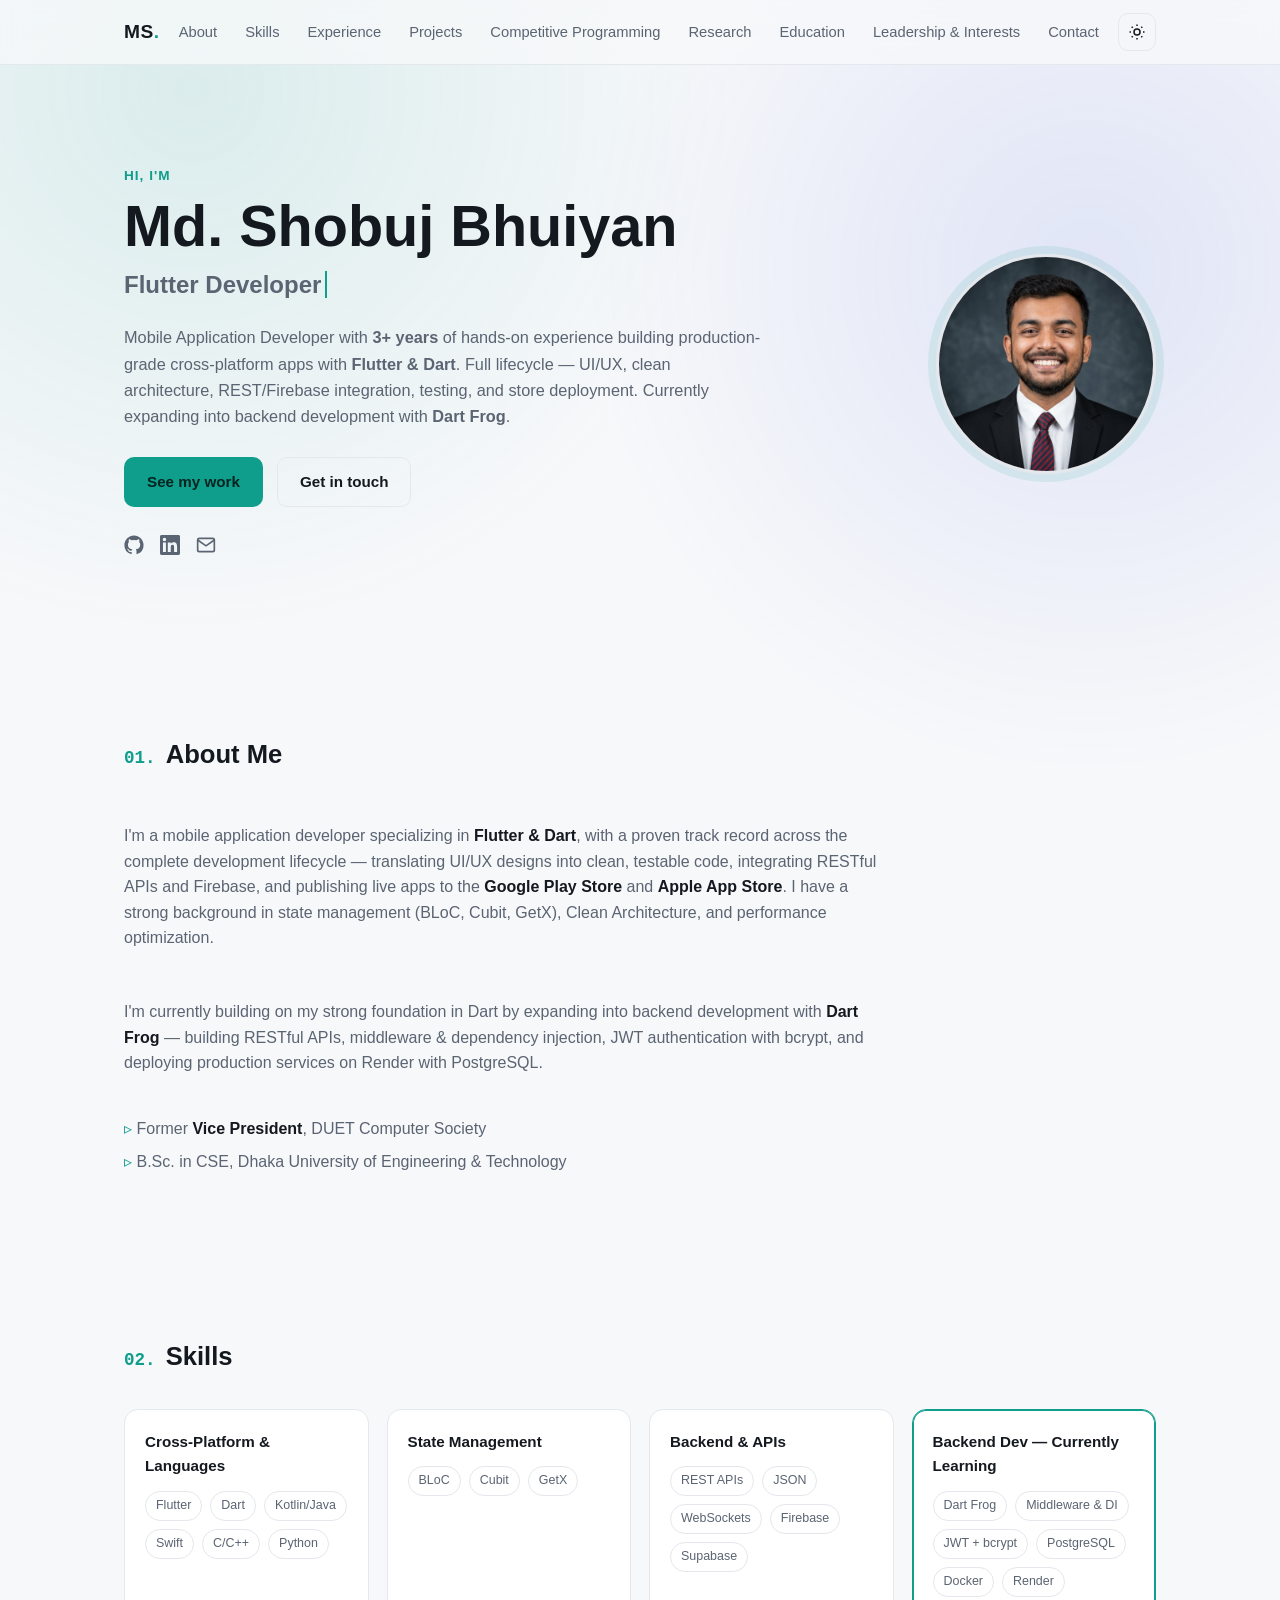
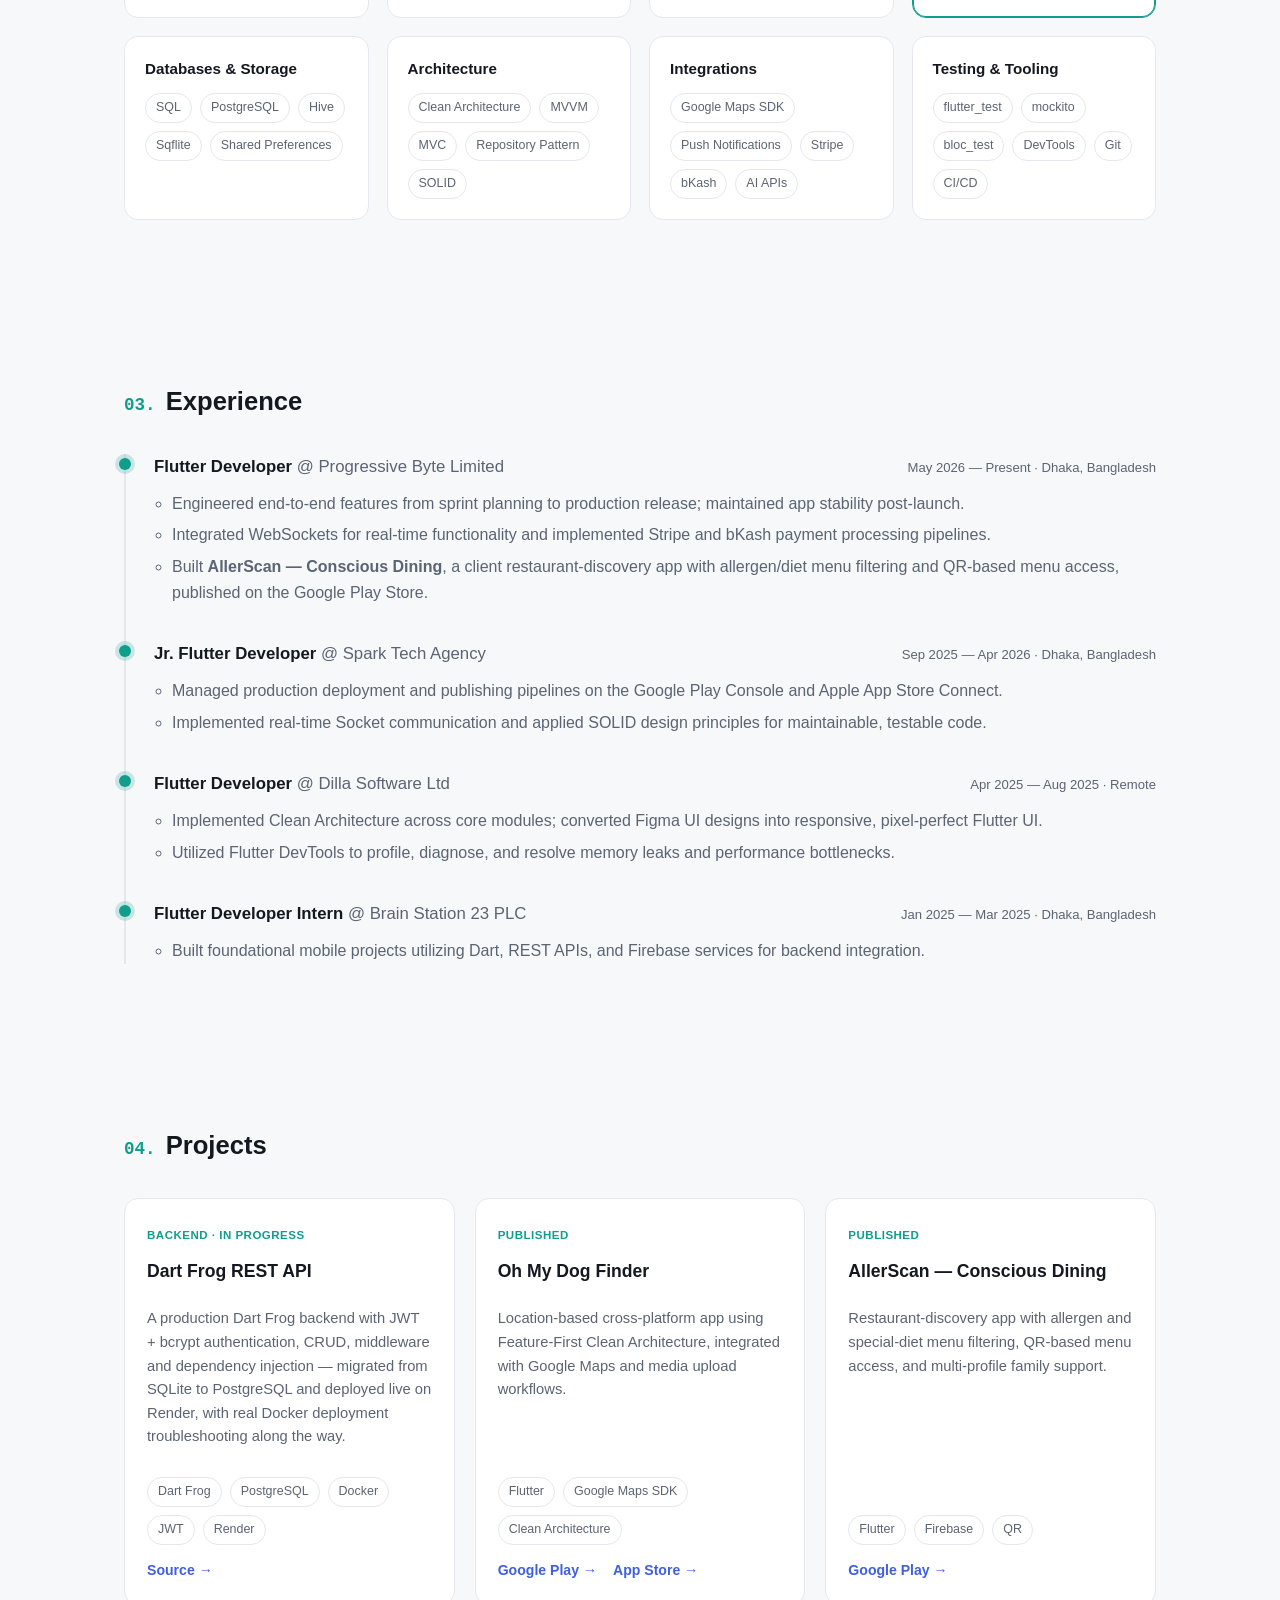
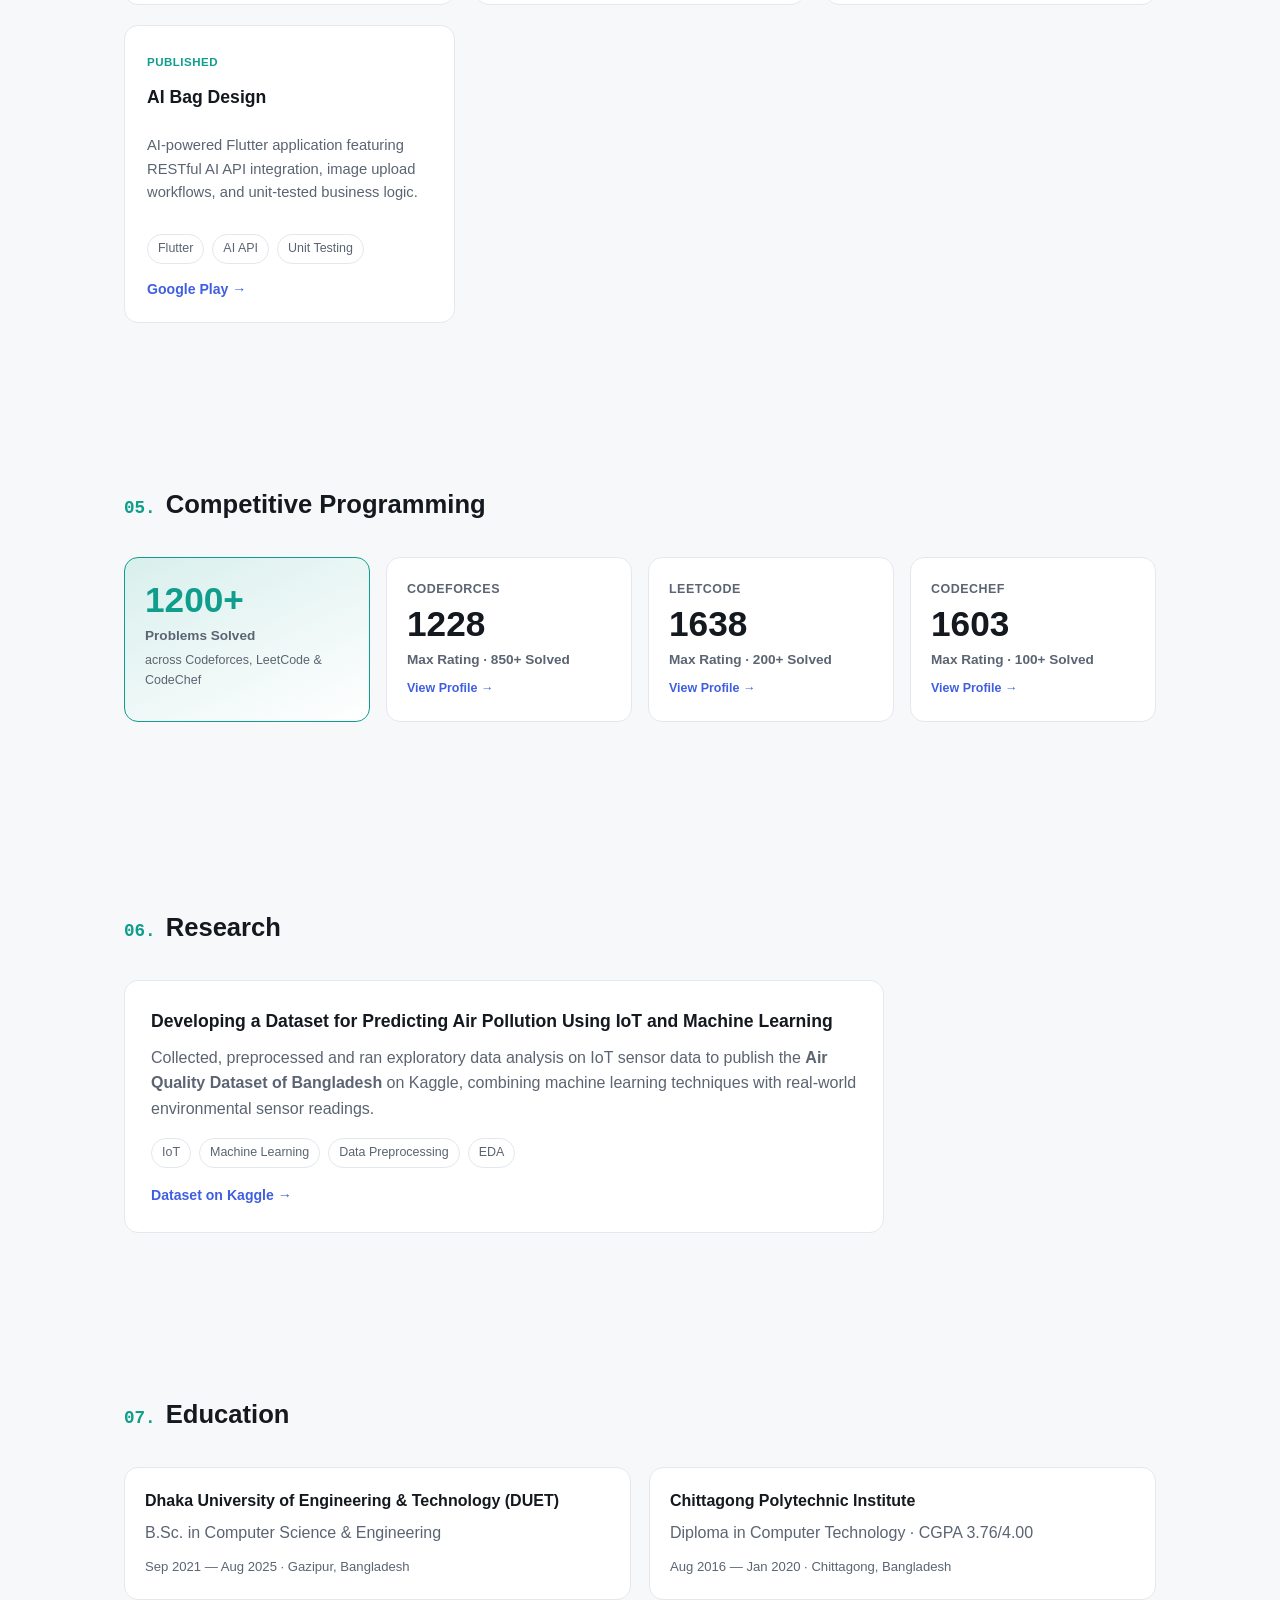
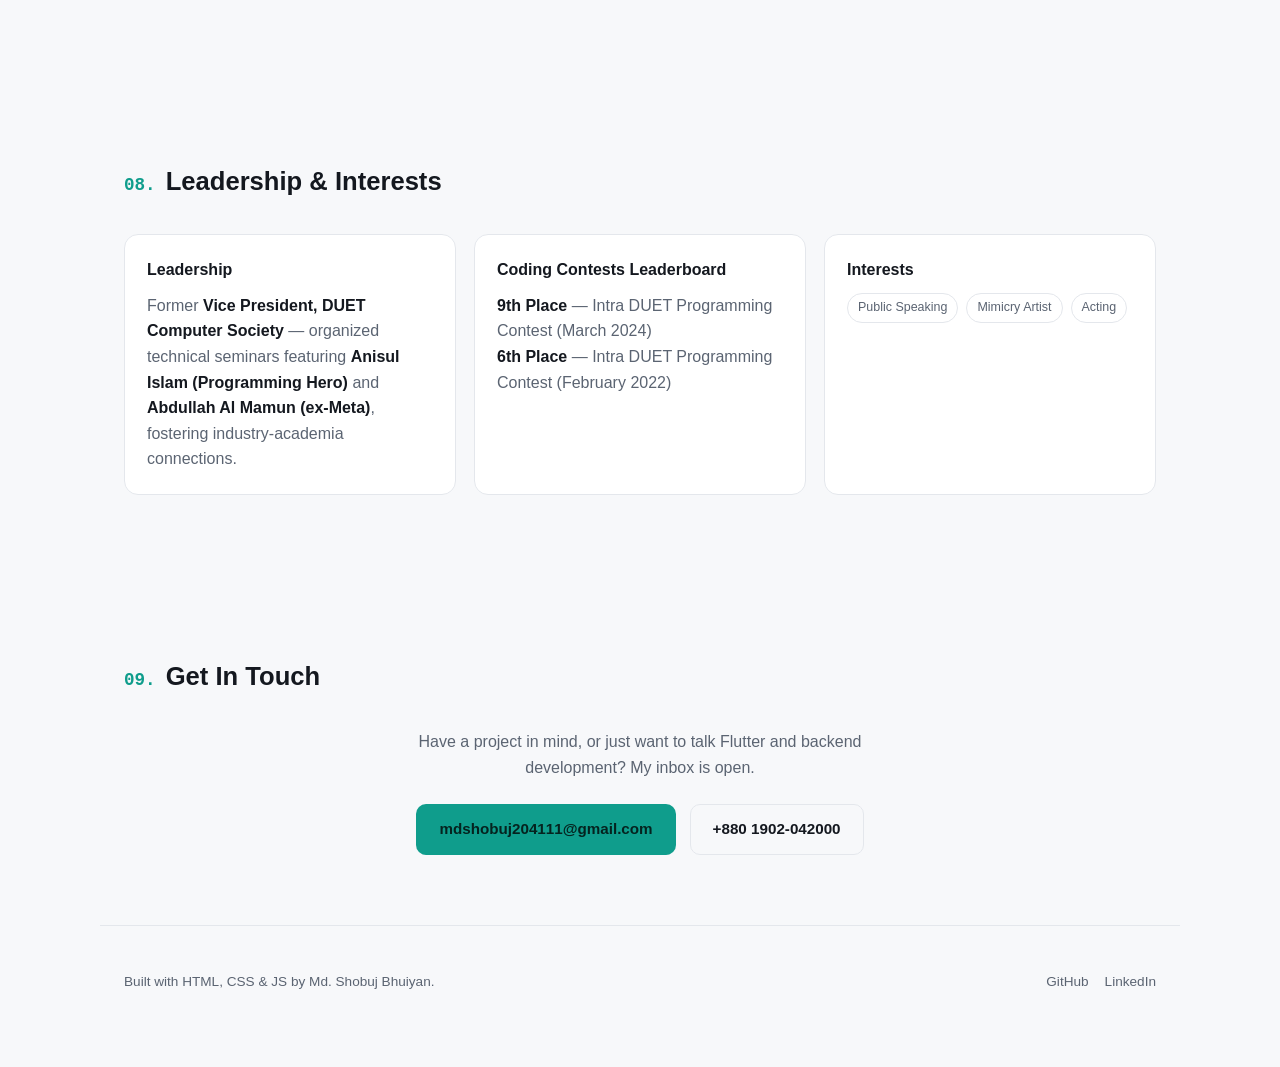
<file: index.html>
<!DOCTYPE html>
<html lang="en">
<head>
<meta charset="UTF-8" />
<meta name="viewport" content="width=device-width, initial-scale=1.0" />
<title>Md. Shobuj Bhuiyan — Flutter Developer</title>
<meta name="description" content="Mobile Application Developer specializing in Flutter & Dart. 3+ years building production-grade cross-platform apps, now expanding into backend with Dart Frog." />
<link rel="icon" href="data:image/svg+xml,<svg xmlns=%22http://www.w3.org/2000/svg%22 viewBox=%220 0 100 100%22><text y=%22.9em%22 font-size=%2290%22>💠</text></svg>" />
<link rel="stylesheet" href="style.css" />
</head>
<body>

<div class="noise-bg" aria-hidden="true"></div>

<header class="nav-wrap">
  <nav class="nav container">
    <a href="#top" class="brand">MS<span>.</span></a>
    <ul class="nav-links" id="navLinks">
      <li><a href="#about">About</a></li>
      <li><a href="#skills">Skills</a></li>
      <li><a href="#experience">Experience</a></li>
      <li><a href="#projects">Projects</a></li>
      <li><a href="#cp">Competitive Programming</a></li>
      <li><a href="#research">Research</a></li>
      <li><a href="#education">Education</a></li>
      <li><a href="#leadership">Leadership &amp; Interests</a></li>
      <li><a href="#contact">Contact</a></li>
    </ul>
    <div class="nav-actions">
      <button id="themeToggle" class="icon-btn" aria-label="Toggle theme" title="Toggle theme">
        <svg class="icon sun" viewBox="0 0 24 24" fill="none" stroke="currentColor" stroke-width="2"><circle cx="12" cy="12" r="4"/><path d="M12 2v2M12 20v2M4.93 4.93l1.41 1.41M17.66 17.66l1.41 1.41M2 12h2M20 12h2M4.93 19.07l1.41-1.41M17.66 6.34l1.41-1.41"/></svg>
        <svg class="icon moon" viewBox="0 0 24 24" fill="none" stroke="currentColor" stroke-width="2"><path d="M21 12.79A9 9 0 1 1 11.21 3 7 7 0 0 0 21 12.79Z"/></svg>
      </button>
      <button id="navToggle" class="icon-btn hamburger" aria-label="Menu" aria-expanded="false">
        <span></span><span></span><span></span>
      </button>
    </div>
  </nav>
</header>

<main id="top">

  <!-- HERO -->
  <section class="hero container">
    <div class="hero-text">
      <p class="eyebrow">Hi, I'm</p>
      <h1>Md. Shobuj Bhuiyan</h1>
      <p class="role">
        <span class="typed" id="typedRole">Flutter Developer</span>
      </p>
      <p class="hero-summary">
        Mobile Application Developer with <strong>3+ years</strong> of hands-on experience building
        production-grade cross-platform apps with <strong>Flutter &amp; Dart</strong>. Full lifecycle —
        UI/UX, clean architecture, REST/Firebase integration, testing, and store deployment. Currently
        expanding into backend development with <strong>Dart Frog</strong>.
      </p>
      <div class="hero-cta">
        <a href="#projects" class="btn btn-primary">See my work</a>
        <a href="#contact" class="btn btn-ghost">Get in touch</a>
      </div>
      <div class="hero-socials">
        <a href="https://github.com/al-amin-bhuiyan" target="_blank" rel="noopener" aria-label="GitHub">
          <svg viewBox="0 0 24 24" width="20" height="20" fill="currentColor"><path d="M12 .5C5.73.5.5 5.73.5 12a11.5 11.5 0 0 0 7.86 10.94c.58.11.79-.25.79-.56v-2c-3.2.7-3.88-1.54-3.88-1.54-.53-1.34-1.29-1.7-1.29-1.7-1.05-.72.08-.71.08-.71 1.17.08 1.78 1.2 1.78 1.2 1.03 1.77 2.71 1.26 3.37.96.1-.75.4-1.26.73-1.55-2.55-.29-5.24-1.28-5.24-5.69 0-1.26.45-2.29 1.19-3.09-.12-.29-.52-1.47.11-3.06 0 0 .97-.31 3.18 1.18a11 11 0 0 1 5.8 0c2.2-1.49 3.17-1.18 3.17-1.18.64 1.59.24 2.77.12 3.06.74.8 1.19 1.83 1.19 3.09 0 4.42-2.69 5.39-5.25 5.68.41.36.78 1.07.78 2.15v3.19c0 .31.21.68.8.56A11.5 11.5 0 0 0 23.5 12C23.5 5.73 18.27.5 12 .5Z"/></svg>
        </a>
        <a href="https://www.linkedin.com/in/md-shobuj-bhuiyan-4a26b824b/" target="_blank" rel="noopener" aria-label="LinkedIn">
          <svg viewBox="0 0 24 24" width="20" height="20" fill="currentColor"><path d="M20.45 20.45h-3.55v-5.57c0-1.33-.02-3.04-1.85-3.04-1.86 0-2.14 1.45-2.14 2.94v5.67H9.36V9h3.41v1.56h.05c.48-.9 1.64-1.85 3.38-1.85 3.61 0 4.28 2.38 4.28 5.47v6.27ZM5.34 7.43a2.06 2.06 0 1 1 0-4.12 2.06 2.06 0 0 1 0 4.12ZM7.12 20.45H3.56V9h3.56v11.45ZM22.22 0H1.77C.8 0 0 .78 0 1.75v20.5C0 23.22.8 24 1.77 24h20.45c.98 0 1.78-.78 1.78-1.75V1.75C24 .78 23.2 0 22.22 0Z"/></svg>
        </a>
        <a href="mailto:mdshobuj204111@gmail.com" aria-label="Email">
          <svg viewBox="0 0 24 24" width="20" height="20" fill="none" stroke="currentColor" stroke-width="2"><rect x="2" y="4" width="20" height="16" rx="2"/><path d="m22 6-10 7L2 6"/></svg>
        </a>
      </div>
    </div>
    <div class="hero-photo">
      <div class="avatar-fallback">MS</div>
      <img src="assets/profile.jpeg" alt="Md. Shobuj Bhuiyan" width="220" height="220" onerror="this.style.display='none'" />
    </div>
  </section>

  <!-- ABOUT -->
  <section id="about" class="section container">
    <h2 class="section-title"><span class="num">01.</span> About Me</h2>
    <div class="about-grid">
      <p>
        I'm a mobile application developer specializing in <strong>Flutter &amp; Dart</strong>, with a proven
        track record across the complete development lifecycle — translating UI/UX designs into clean,
        testable code, integrating RESTful APIs and Firebase, and publishing live apps to the
        <strong>Google Play Store</strong> and <strong>Apple App Store</strong>. I have a strong background in
        state management (BLoC, Cubit, GetX), Clean Architecture, and performance optimization.
      </p>
      <p>
        I'm currently building on my strong foundation in Dart by expanding into backend development with
        <strong>Dart Frog</strong> — building RESTful APIs, middleware &amp; dependency injection, JWT
        authentication with bcrypt, and deploying production services on Render with PostgreSQL.
      </p>
      <ul class="about-facts">
        <li>Former <strong>Vice President</strong>, DUET Computer Society</li>
        <li>B.Sc. in CSE, Dhaka University of Engineering &amp; Technology</li>
      </ul>
    </div>
  </section>

  <!-- SKILLS -->
  <section id="skills" class="section container">
    <h2 class="section-title"><span class="num">02.</span> Skills</h2>
    <div class="skills-grid">
      <div class="skill-card">
        <h3>Cross-Platform &amp; Languages</h3>
        <div class="tags">
          <span>Flutter</span><span>Dart</span><span>Kotlin/Java</span><span>Swift</span><span>C/C++</span><span>Python</span>
        </div>
      </div>
      <div class="skill-card">
        <h3>State Management</h3>
        <div class="tags">
          <span>BLoC</span><span>Cubit</span><span>GetX</span>
        </div>
      </div>
      <div class="skill-card">
        <h3>Backend &amp; APIs</h3>
        <div class="tags">
          <span>REST APIs</span><span>JSON</span><span>WebSockets</span><span>Firebase</span><span>Supabase</span>
        </div>
      </div>
      <div class="skill-card highlight">
        <h3>Backend Dev — Currently Learning</h3>
        <div class="tags">
          <span>Dart Frog</span><span>Middleware &amp; DI</span><span>JWT + bcrypt</span><span>PostgreSQL</span><span>Docker</span><span>Render</span>
        </div>
      </div>
      <div class="skill-card">
        <h3>Databases &amp; Storage</h3>
        <div class="tags">
          <span>SQL</span><span>PostgreSQL</span><span>Hive</span><span>Sqflite</span><span>Shared Preferences</span>
        </div>
      </div>
      <div class="skill-card">
        <h3>Architecture</h3>
        <div class="tags">
          <span>Clean Architecture</span><span>MVVM</span><span>MVC</span><span>Repository Pattern</span><span>SOLID</span>
        </div>
      </div>
      <div class="skill-card">
        <h3>Integrations</h3>
        <div class="tags">
          <span>Google Maps SDK</span><span>Push Notifications</span><span>Stripe</span><span>bKash</span><span>AI APIs</span>
        </div>
      </div>
      <div class="skill-card">
        <h3>Testing &amp; Tooling</h3>
        <div class="tags">
          <span>flutter_test</span><span>mockito</span><span>bloc_test</span><span>DevTools</span><span>Git</span><span>CI/CD</span>
        </div>
      </div>
    </div>
  </section>

  <!-- EXPERIENCE -->
  <section id="experience" class="section container">
    <h2 class="section-title"><span class="num">03.</span> Experience</h2>
    <ol class="timeline">
      <li>
        <div class="timeline-dot"></div>
        <div class="timeline-content">
          <div class="timeline-head">
            <h3>Flutter Developer <span>@ Progressive Byte Limited</span></h3>
            <span class="timeline-date">May 2026 — Present · Dhaka, Bangladesh</span>
          </div>
          <ul>
            <li>Engineered end-to-end features from sprint planning to production release; maintained app stability post-launch.</li>
            <li>Integrated WebSockets for real-time functionality and implemented Stripe and bKash payment processing pipelines.</li>
            <li>Built <strong>AllerScan — Conscious Dining</strong>, a client restaurant-discovery app with allergen/diet menu filtering and QR-based menu access, published on the Google Play Store.</li>
          </ul>
        </div>
      </li>
      <li>
        <div class="timeline-dot"></div>
        <div class="timeline-content">
          <div class="timeline-head">
            <h3>Jr. Flutter Developer <span>@ Spark Tech Agency</span></h3>
            <span class="timeline-date">Sep 2025 — Apr 2026 · Dhaka, Bangladesh</span>
          </div>
          <ul>
            <li>Managed production deployment and publishing pipelines on the Google Play Console and Apple App Store Connect.</li>
            <li>Implemented real-time Socket communication and applied SOLID design principles for maintainable, testable code.</li>
          </ul>
        </div>
      </li>
      <li>
        <div class="timeline-dot"></div>
        <div class="timeline-content">
          <div class="timeline-head">
            <h3>Flutter Developer <span>@ Dilla Software Ltd</span></h3>
            <span class="timeline-date">Apr 2025 — Aug 2025 · Remote</span>
          </div>
          <ul>
            <li>Implemented Clean Architecture across core modules; converted Figma UI designs into responsive, pixel-perfect Flutter UI.</li>
            <li>Utilized Flutter DevTools to profile, diagnose, and resolve memory leaks and performance bottlenecks.</li>
          </ul>
        </div>
      </li>
      <li>
        <div class="timeline-dot"></div>
        <div class="timeline-content">
          <div class="timeline-head">
            <h3>Flutter Developer Intern <span>@ Brain Station 23 PLC</span></h3>
            <span class="timeline-date">Jan 2025 — Mar 2025 · Dhaka, Bangladesh</span>
          </div>
          <ul>
            <li>Built foundational mobile projects utilizing Dart, REST APIs, and Firebase services for backend integration.</li>
          </ul>
        </div>
      </li>
    </ol>
  </section>

  <!-- PROJECTS -->
  <section id="projects" class="section container">
    <h2 class="section-title"><span class="num">04.</span> Projects</h2>
    <div class="projects-grid">

      <article class="project-card">
        <div class="project-top">
          <span class="project-tag">Backend · In Progress</span>
        </div>
        <h3>Dart Frog REST API</h3>
        <p>
          A production Dart Frog backend with JWT + bcrypt authentication, CRUD, middleware and
          dependency injection — migrated from SQLite to PostgreSQL and deployed live on Render, with
          real Docker deployment troubleshooting along the way.
        </p>
        <div class="tags">
          <span>Dart Frog</span><span>PostgreSQL</span><span>Docker</span><span>JWT</span><span>Render</span>
        </div>
        <div class="project-links">
          <a href="https://github.com/md-shobuj/my-first-api" target="_blank" rel="noopener">Source →</a>
        </div>
      </article>

      <article class="project-card">
        <div class="project-top">
          <span class="project-tag">Published</span>
        </div>
        <h3>Oh My Dog Finder</h3>
        <p>
          Location-based cross-platform app using Feature-First Clean Architecture, integrated with
          Google Maps and media upload workflows.
        </p>
        <div class="tags">
          <span>Flutter</span><span>Google Maps SDK</span><span>Clean Architecture</span>
        </div>
        <div class="project-links">
          <a href="https://play.google.com/store/apps/details?id=com.pgb.omg_pet_finder_flutter" target="_blank" rel="noopener">Google Play →</a>
          <a href="https://apps.apple.com/us/app/oh-my-dog-finder/id6799945557" target="_blank" rel="noopener">App Store →</a>
        </div>
      </article>

      <article class="project-card">
        <div class="project-top">
          <span class="project-tag">Published</span>
        </div>
        <h3>AllerScan — Conscious Dining</h3>
        <p>
          Restaurant-discovery app with allergen and special-diet menu filtering, QR-based menu access,
          and multi-profile family support.
        </p>
        <div class="tags">
          <span>Flutter</span><span>Firebase</span><span>QR</span>
        </div>
        <div class="project-links">
          <a href="https://play.google.com/store/apps/details?id=za.co.allerscan.app" target="_blank" rel="noopener">Google Play →</a>
        </div>
      </article>

      <article class="project-card">
        <div class="project-top">
          <span class="project-tag">Published</span>
        </div>
        <h3>AI Bag Design</h3>
        <p>
          AI-powered Flutter application featuring RESTful AI API integration, image upload workflows,
          and unit-tested business logic.
        </p>
        <div class="tags">
          <span>Flutter</span><span>AI API</span><span>Unit Testing</span>
        </div>
        <div class="project-links">
          <a href="https://play.google.com/store/apps" target="_blank" rel="noopener">Google Play →</a>
        </div>
      </article>

    </div>
  </section>

  <!-- COMPETITIVE PROGRAMMING -->
  <section id="cp" class="section container">
    <h2 class="section-title"><span class="num">05.</span> Competitive Programming</h2>
    <div class="cp-grid">
      <div class="cp-stat cp-stat--lead">
        <span class="cp-value">1200+</span>
        <span class="cp-label">Problems Solved</span>
        <span class="cp-sub">across Codeforces, LeetCode &amp; CodeChef</span>
      </div>
      <a class="cp-stat cp-stat--link" href="https://codeforces.com/profile/__al_amin__" target="_blank" rel="noopener">
        <span class="cp-platform">Codeforces</span>
        <span class="cp-value">1228</span>
        <span class="cp-label">Max Rating · 850+ Solved</span>
        <span class="cp-visit">View Profile →</span>
      </a>
      <a class="cp-stat cp-stat--link" href="https://leetcode.com/u/mdshobuj204111/" target="_blank" rel="noopener">
        <span class="cp-platform">LeetCode</span>
        <span class="cp-value">1638</span>
        <span class="cp-label">Max Rating · 200+ Solved</span>
        <span class="cp-visit">View Profile →</span>
      </a>
      <a class="cp-stat cp-stat--link" href="https://www.codechef.com/users/mdshobuj" target="_blank" rel="noopener">
        <span class="cp-platform">CodeChef</span>
        <span class="cp-value">1603</span>
        <span class="cp-label">Max Rating · 100+ Solved</span>
        <span class="cp-visit">View Profile →</span>
      </a>
    </div>
  </section>

  <!-- RESEARCH -->
  <section id="research" class="section container">
    <h2 class="section-title"><span class="num">06.</span> Research</h2>
    <div class="research-card">
      <h3>Developing a Dataset for Predicting Air Pollution Using IoT and Machine Learning</h3>
      <p>
        Collected, preprocessed and ran exploratory data analysis on IoT sensor data to publish the
        <strong>Air Quality Dataset of Bangladesh</strong> on Kaggle, combining machine learning
        techniques with real-world environmental sensor readings.
      </p>
      <div class="tags">
        <span>IoT</span><span>Machine Learning</span><span>Data Preprocessing</span><span>EDA</span>
      </div>
      <div class="project-links">
        <a href="https://www.kaggle.com/datasets/mdshobuj/air-quality-dataset-of-bangladesh" target="_blank" rel="noopener">Dataset on Kaggle →</a>
      </div>
    </div>
  </section>

  <!-- EDUCATION -->
  <section id="education" class="section container">
    <h2 class="section-title"><span class="num">07.</span> Education</h2>
    <div class="edu-grid">
      <div class="edu-card">
        <h3>Dhaka University of Engineering &amp; Technology (DUET)</h3>
        <p>B.Sc. in Computer Science &amp; Engineering</p>
        <span class="timeline-date">Sep 2021 — Aug 2025 · Gazipur, Bangladesh</span>
      </div>
      <div class="edu-card">
        <h3>Chittagong Polytechnic Institute</h3>
        <p>Diploma in Computer Technology · CGPA 3.76/4.00</p>
        <span class="timeline-date">Aug 2016 — Jan 2020 · Chittagong, Bangladesh</span>
      </div>
    </div>
  </section>

  <!-- LEADERSHIP & INTERESTS -->
  <section id="leadership" class="section container">
    <h2 class="section-title"><span class="num">08.</span> Leadership &amp; Interests</h2>
    <div class="leadership-grid">
      <div class="leadership-card">
        <h3>Leadership</h3>
        <p>
          Former <strong>Vice President, DUET Computer Society</strong> — organized technical
          seminars featuring <strong>Anisul Islam (Programming Hero)</strong> and
          <strong>Abdullah Al Mamun (ex-Meta)</strong>, fostering industry-academia connections.
        </p>
      </div>
      <div class="leadership-card">
        <h3>Coding Contests Leaderboard</h3>
        <p>
          <strong>9th Place</strong> — Intra DUET Programming Contest (March 2024)<br />
          <strong>6th Place</strong> — Intra DUET Programming Contest (February 2022)
        </p>
      </div>
      <div class="leadership-card">
        <h3>Interests</h3>
        <div class="tags">
          <span>Public Speaking</span><span>Mimicry Artist</span><span>Acting</span>
        </div>
      </div>
    </div>
  </section>

  <!-- CONTACT -->
  <section id="contact" class="section container contact">
    <h2 class="section-title"><span class="num">09.</span> Get In Touch</h2>
    <p class="contact-lead">
      Have a project in mind, or just want to talk Flutter and backend development? My inbox is open.
    </p>
    <div class="contact-actions">
      <a href="mailto:mdshobuj204111@gmail.com" class="btn btn-primary">mdshobuj204111@gmail.com</a>
      <a href="tel:+8801902042000" class="btn btn-ghost">+880 1902-042000</a>
    </div>
  </section>

</main>

<footer class="footer container">
  <p>Built with HTML, CSS &amp; JS by Md. Shobuj Bhuiyan.</p>
  <div class="hero-socials">
    <a href="https://github.com/al-amin-bhuiyan" target="_blank" rel="noopener" aria-label="GitHub">GitHub</a>
    <a href="https://www.linkedin.com/in/md-shobuj-bhuiyan-4a26b824b/" target="_blank" rel="noopener" aria-label="LinkedIn">LinkedIn</a>
  </div>
</footer>

<script src="script.js"></script>
</body>
</html>
</file>
<file: style.css>
:root {
  --bg: #0a0e14;
  --bg-elevated: #10151f;
  --card: #131924;
  --border: #212836;
  --text: #e6ebf2;
  --text-dim: #8b95a7;
  --accent: #5eead4;
  --accent-2: #7c9cff;
  --danger: #ff6b6b;
  --radius: 14px;
  --max-width: 1080px;
  color-scheme: dark;
}

:root[data-theme="light"] {
  --bg: #f7f8fa;
  --bg-elevated: #ffffff;
  --card: #ffffff;
  --border: #e4e7ec;
  --text: #14181f;
  --text-dim: #5b6472;
  --accent: #0f9d8c;
  --accent-2: #3f5fe0;
  color-scheme: light;
}

@media (prefers-color-scheme: light) {
  :root:not([data-theme="dark"]) {
    --bg: #f7f8fa;
    --bg-elevated: #ffffff;
    --card: #ffffff;
    --border: #e4e7ec;
    --text: #14181f;
    --text-dim: #5b6472;
    --accent: #0f9d8c;
    --accent-2: #3f5fe0;
    color-scheme: light;
  }
}

* { box-sizing: border-box; }

html { scroll-behavior: smooth; }

body {
  margin: 0;
  background: var(--bg);
  color: var(--text);
  font-family: "Inter", -apple-system, BlinkMacSystemFont, "Segoe UI", Roboto, sans-serif;
  line-height: 1.6;
  -webkit-font-smoothing: antialiased;
}

.noise-bg {
  position: fixed;
  inset: 0;
  pointer-events: none;
  z-index: 0;
  background:
    radial-gradient(circle at 15% 10%, color-mix(in srgb, var(--accent) 12%, transparent), transparent 40%),
    radial-gradient(circle at 85% 30%, color-mix(in srgb, var(--accent-2) 12%, transparent), transparent 40%);
}

.container {
  max-width: var(--max-width);
  margin: 0 auto;
  padding: 0 24px;
  position: relative;
  z-index: 1;
}

/* NAV */
.nav-wrap {
  position: sticky;
  top: 0;
  z-index: 50;
  backdrop-filter: blur(12px);
  background: color-mix(in srgb, var(--bg) 75%, transparent);
  border-bottom: 1px solid var(--border);
}
.nav {
  display: flex;
  align-items: center;
  justify-content: space-between;
  height: 64px;
}
.brand {
  font-weight: 800;
  font-size: 1.2rem;
  color: var(--text);
  text-decoration: none;
  letter-spacing: 0.5px;
}
.brand span { color: var(--accent); }
.nav-links {
  list-style: none;
  display: flex;
  gap: 28px;
  margin: 0;
  padding: 0;
}
.nav-links a {
  color: var(--text-dim);
  text-decoration: none;
  font-size: 0.92rem;
  font-weight: 500;
  transition: color 0.2s;
}
.nav-links a:hover { color: var(--accent); }
.nav-actions { display: flex; align-items: center; gap: 8px; }
.icon-btn {
  background: transparent;
  border: 1px solid var(--border);
  border-radius: 10px;
  width: 38px; height: 38px;
  display: grid; place-items: center;
  cursor: pointer;
  color: var(--text);
}
.icon-btn:hover { border-color: var(--accent); }
.icon.sun, .icon.moon { width: 18px; height: 18px; }
.icon.moon { display: none; }
:root[data-theme="light"] .icon.sun,
:root:not([data-theme="dark"]):not([data-theme="light"]) .icon.moon { display: none; }
:root[data-theme="dark"] .icon.sun { display: none; }
:root[data-theme="dark"] .icon.moon { display: block; }

.hamburger { display: none; flex-direction: column; gap: 4px; }
.hamburger span { width: 18px; height: 2px; background: var(--text); border-radius: 2px; }

/* HERO */
.hero {
  padding: 100px 24px 80px;
  display: flex;
  align-items: center;
  justify-content: space-between;
  gap: 48px;
  flex-wrap: wrap-reverse;
}
.hero-text { flex: 1 1 460px; min-width: 0; }
.hero-photo { flex: 0 0 auto; position: relative; width: 220px; height: 220px; }
.avatar-fallback {
  position: absolute; inset: 0;
  border-radius: 50%;
  display: grid; place-items: center;
  font-size: 2.6rem; font-weight: 800;
  color: var(--accent);
  background: var(--card);
  border: 3px solid var(--border);
}
.hero-photo img {
  position: absolute; inset: 0;
  width: 220px;
  height: 220px;
  border-radius: 50%;
  object-fit: cover;
  border: 3px solid var(--border);
  box-shadow: 0 0 0 8px color-mix(in srgb, var(--accent) 10%, transparent);
}
@media (max-width: 720px) {
  .hero { flex-direction: column-reverse; text-align: center; padding-top: 48px; }
  .hero-cta, .hero-socials { justify-content: center; }
  .hero-photo { width: 160px; height: 160px; margin: 0 auto; }
  .hero-photo img { width: 160px; height: 160px; }
}
.eyebrow { color: var(--accent); font-weight: 600; margin: 0 0 8px; letter-spacing: 1px; text-transform: uppercase; font-size: 0.85rem; }
.hero h1 { font-size: clamp(2.2rem, 6vw, 3.6rem); margin: 0 0 8px; font-weight: 800; line-height: 1.1; }
.role { font-size: clamp(1.1rem, 3vw, 1.5rem); color: var(--text-dim); margin: 0 0 20px; font-weight: 600; }
.typed { border-right: 2px solid var(--accent); padding-right: 4px; }
.hero-summary { max-width: 640px; color: var(--text-dim); font-size: 1.02rem; }
.hero-cta { display: flex; gap: 14px; margin: 28px 0; flex-wrap: wrap; }
.hero-socials { display: flex; gap: 16px; margin-top: 20px; }
.hero-socials a { color: var(--text-dim); transition: color 0.2s, transform 0.2s; }
.hero-socials a:hover { color: var(--accent); transform: translateY(-2px); }

.btn {
  display: inline-flex;
  align-items: center;
  padding: 12px 22px;
  border-radius: 10px;
  text-decoration: none;
  font-weight: 600;
  font-size: 0.95rem;
  transition: transform 0.15s, opacity 0.15s;
  border: 1px solid transparent;
}
.btn:hover { transform: translateY(-2px); }
.btn-primary { background: var(--accent); color: #05231f; }
.btn-ghost { border-color: var(--border); color: var(--text); }

/* SECTIONS */
.section { padding: 70px 24px; scroll-margin-top: 80px; }
.section-title {
  display: flex;
  align-items: baseline;
  gap: 10px;
  font-size: 1.6rem;
  margin-bottom: 32px;
}
.section-title .num { color: var(--accent); font-family: monospace; font-size: 1.1rem; }

/* ABOUT */
.about-grid { display: grid; gap: 16px; max-width: 760px; color: var(--text-dim); }
.about-facts { list-style: none; padding: 0; margin: 8px 0 0; display: grid; gap: 8px; }
.about-facts li::before { content: "▹ "; color: var(--accent); }
.about-facts strong, .about-grid strong { color: var(--text); }

/* COMPETITIVE PROGRAMMING */
.cp-grid {
  display: grid;
  grid-template-columns: repeat(auto-fit, minmax(180px, 1fr));
  gap: 16px;
  margin-bottom: 24px;
}
.cp-stat {
  background: var(--card);
  border: 1px solid var(--border);
  border-radius: var(--radius);
  padding: 22px 20px;
  display: flex;
  flex-direction: column;
  gap: 4px;
}
.cp-stat--lead {
  background: linear-gradient(155deg, color-mix(in srgb, var(--accent) 16%, var(--card)), var(--card));
  border-color: var(--accent);
}
.cp-platform {
  font-size: 0.78rem;
  font-weight: 700;
  text-transform: uppercase;
  letter-spacing: 0.5px;
  color: var(--text-dim);
}
.cp-value {
  font-size: 2.2rem;
  font-weight: 800;
  font-variant-numeric: tabular-nums;
  color: var(--text);
  line-height: 1.15;
}
.cp-stat--lead .cp-value { color: var(--accent); }
.cp-label { font-size: 0.85rem; color: var(--text-dim); font-weight: 600; }
.cp-sub { font-size: 0.78rem; color: var(--text-dim); }

.cp-stat--link { text-decoration: none; transition: transform 0.2s, border-color 0.2s; }
.cp-stat--link:hover { transform: translateY(-3px); border-color: var(--accent); }
.cp-visit { font-size: 0.78rem; color: var(--accent-2); font-weight: 600; margin-top: 4px; }

/* SKILLS */
.skills-grid {
  display: grid;
  grid-template-columns: repeat(auto-fit, minmax(240px, 1fr));
  gap: 18px;
}
.skill-card {
  background: var(--card);
  border: 1px solid var(--border);
  border-radius: var(--radius);
  padding: 20px;
}
.skill-card.highlight { border-color: var(--accent); box-shadow: 0 0 0 1px var(--accent) inset; }
.skill-card h3 { margin: 0 0 12px; font-size: 0.95rem; color: var(--text); }
.tags { display: flex; flex-wrap: wrap; gap: 8px; }
.tags span {
  font-size: 0.78rem;
  color: var(--text-dim);
  background: var(--bg-elevated);
  border: 1px solid var(--border);
  padding: 4px 10px;
  border-radius: 999px;
}

/* TIMELINE */
.timeline { list-style: none; margin: 0; padding: 0; border-left: 2px solid var(--border); }
.timeline li { position: relative; padding: 0 0 36px 28px; }
.timeline li:last-child { padding-bottom: 0; }
.timeline-dot {
  position: absolute; left: -7px; top: 4px;
  width: 12px; height: 12px; border-radius: 50%;
  background: var(--accent);
  box-shadow: 0 0 0 4px color-mix(in srgb, var(--accent) 20%, transparent);
}
.timeline-head { display: flex; flex-wrap: wrap; align-items: baseline; gap: 8px; justify-content: space-between; }
.timeline-content h3 { margin: 0; font-size: 1.05rem; }
.timeline-content h3 span { color: var(--text-dim); font-weight: 500; }
.timeline-date { color: var(--text-dim); font-size: 0.82rem; white-space: nowrap; }
.timeline-content ul { color: var(--text-dim); margin: 10px 0 0; padding-left: 18px; }
.timeline-content li { padding: 0 0 6px; }

/* PROJECTS */
.projects-grid { display: grid; grid-template-columns: repeat(auto-fit, minmax(280px, 1fr)); gap: 20px; }
.project-card {
  background: var(--card);
  border: 1px solid var(--border);
  border-radius: var(--radius);
  padding: 22px;
  display: flex;
  flex-direction: column;
  transition: transform 0.2s, border-color 0.2s;
}
.project-card:hover { transform: translateY(-4px); border-color: var(--accent); }
.project-top { margin-bottom: 10px; }
.project-tag {
  font-size: 0.72rem;
  font-weight: 700;
  text-transform: uppercase;
  letter-spacing: 0.5px;
  color: var(--accent);
}
.project-card h3 { margin: 0 0 8px; font-size: 1.1rem; }
.project-card p { color: var(--text-dim); font-size: 0.92rem; flex-grow: 1; }
.project-card .tags { margin: 14px 0; }
.project-links { display: flex; gap: 16px; flex-wrap: wrap; }
.project-links a { color: var(--accent-2); text-decoration: none; font-size: 0.88rem; font-weight: 600; }
.project-links a:hover { text-decoration: underline; }

/* RESEARCH */
.research-card {
  background: var(--card);
  border: 1px solid var(--border);
  border-radius: var(--radius);
  padding: 26px;
  max-width: 760px;
}
.research-card h3 { margin: 0 0 10px; font-size: 1.1rem; }
.research-card p { color: var(--text-dim); margin: 0 0 16px; }
.research-card .tags { margin-bottom: 16px; }

/* EDUCATION */
.edu-grid { display: grid; grid-template-columns: repeat(auto-fit, minmax(280px, 1fr)); gap: 18px; }
.edu-card {
  background: var(--card);
  border: 1px solid var(--border);
  border-radius: var(--radius);
  padding: 20px;
}
.edu-card h3 { margin: 0 0 6px; font-size: 1rem; }
.edu-card p { margin: 0 0 8px; color: var(--text-dim); }

/* LEADERSHIP & INTERESTS */
.leadership-grid {
  display: grid;
  grid-template-columns: repeat(auto-fit, minmax(260px, 1fr));
  gap: 18px;
}
.leadership-card {
  background: var(--card);
  border: 1px solid var(--border);
  border-radius: var(--radius);
  padding: 22px;
}
.leadership-card h3 { margin: 0 0 10px; font-size: 1rem; }
.leadership-card p { color: var(--text-dim); margin: 0; }
.leadership-card strong { color: var(--text); }
.leadership-card .tags { margin-top: 4px; }

/* CONTACT */
.contact { text-align: center; }
.contact-lead { color: var(--text-dim); max-width: 480px; margin: 0 auto 24px; }
.contact-actions { display: flex; gap: 14px; justify-content: center; flex-wrap: wrap; }

/* FOOTER */
.footer {
  padding: 32px 24px 60px;
  display: flex;
  justify-content: space-between;
  align-items: center;
  color: var(--text-dim);
  font-size: 0.85rem;
  flex-wrap: wrap;
  gap: 12px;
  border-top: 1px solid var(--border);
}
.footer .hero-socials { margin: 0; }
.footer a { text-decoration: none; color: var(--text-dim); }
.footer a:hover { color: var(--accent); }

/* RESPONSIVE */
@media (max-width: 720px) {
  .nav-links {
    position: fixed;
    top: 64px; left: 0; right: 0;
    background: var(--bg-elevated);
    border-bottom: 1px solid var(--border);
    flex-direction: column;
    padding: 20px 24px;
    gap: 16px;
    transform: translateY(-150%);
    transition: transform 0.25s ease;
  }
  .nav-links.open { transform: translateY(0); }
  .hamburger { display: flex; }
}
</file>
